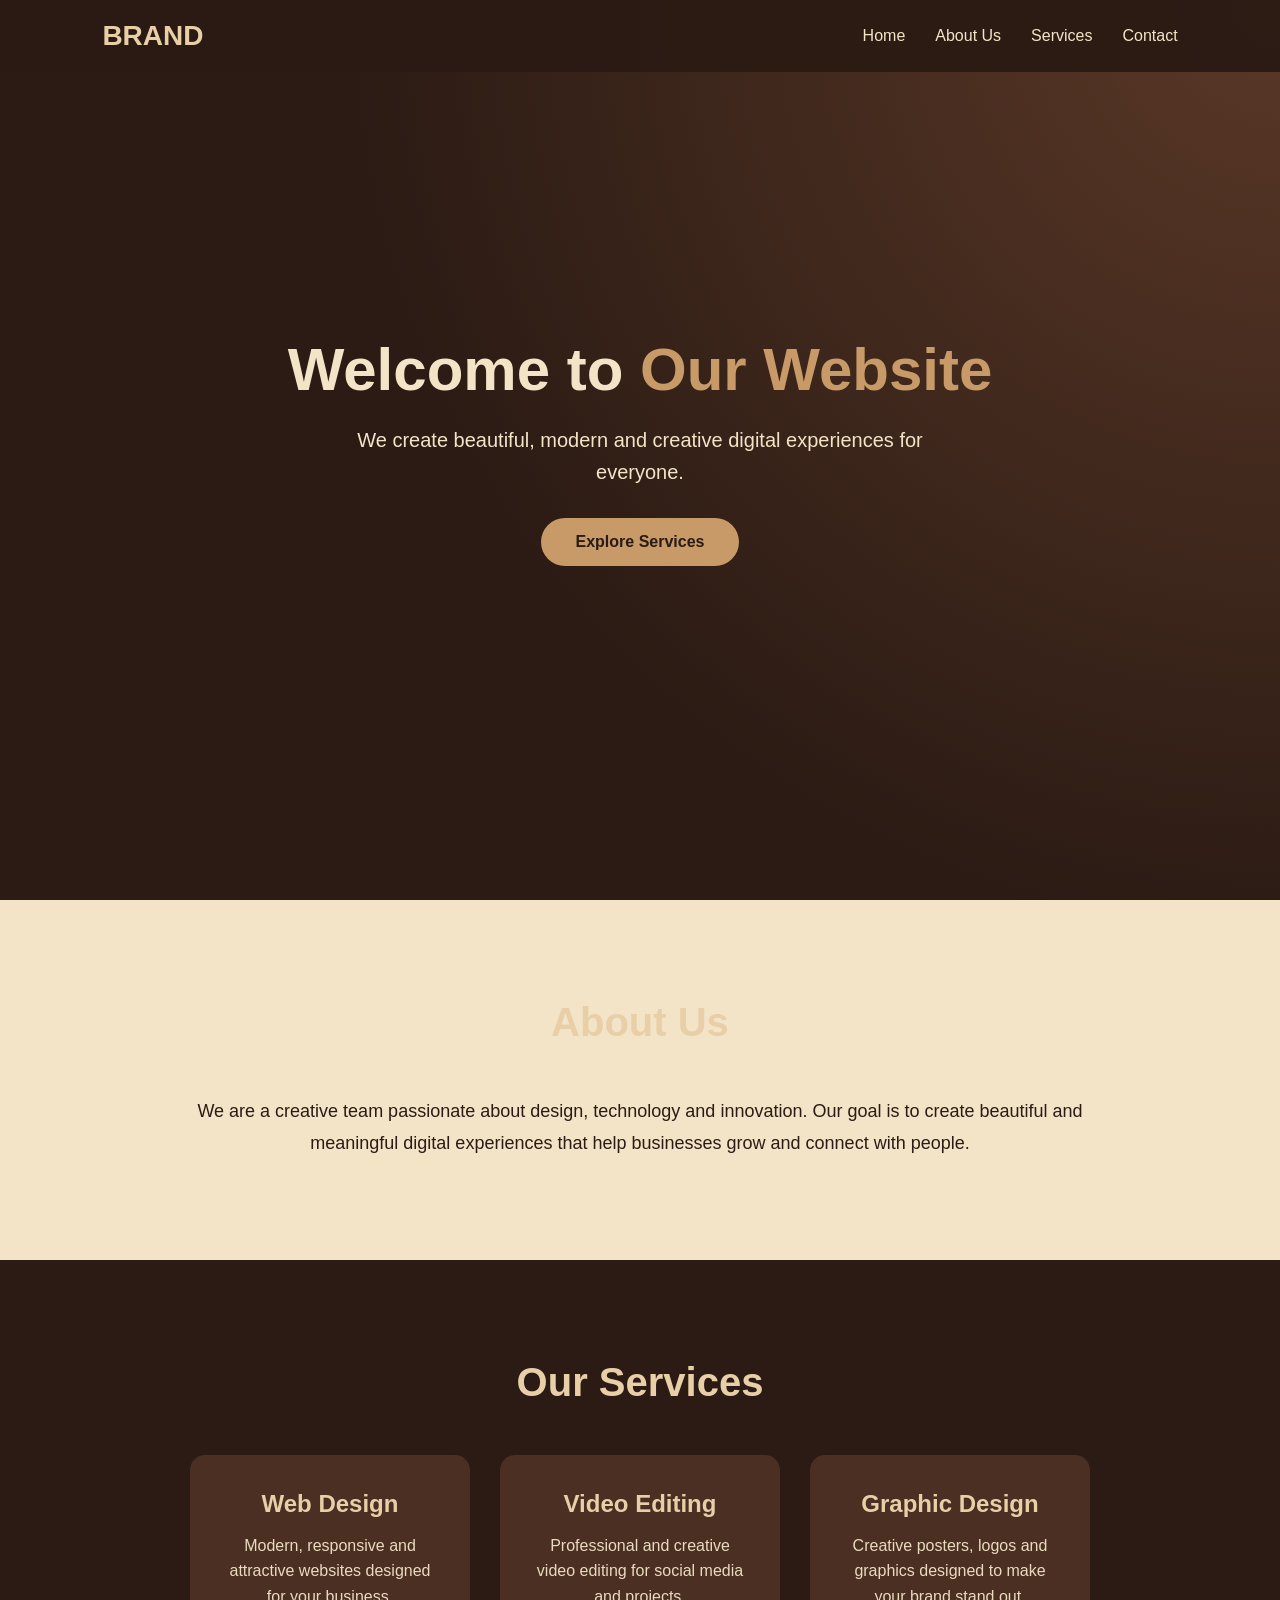
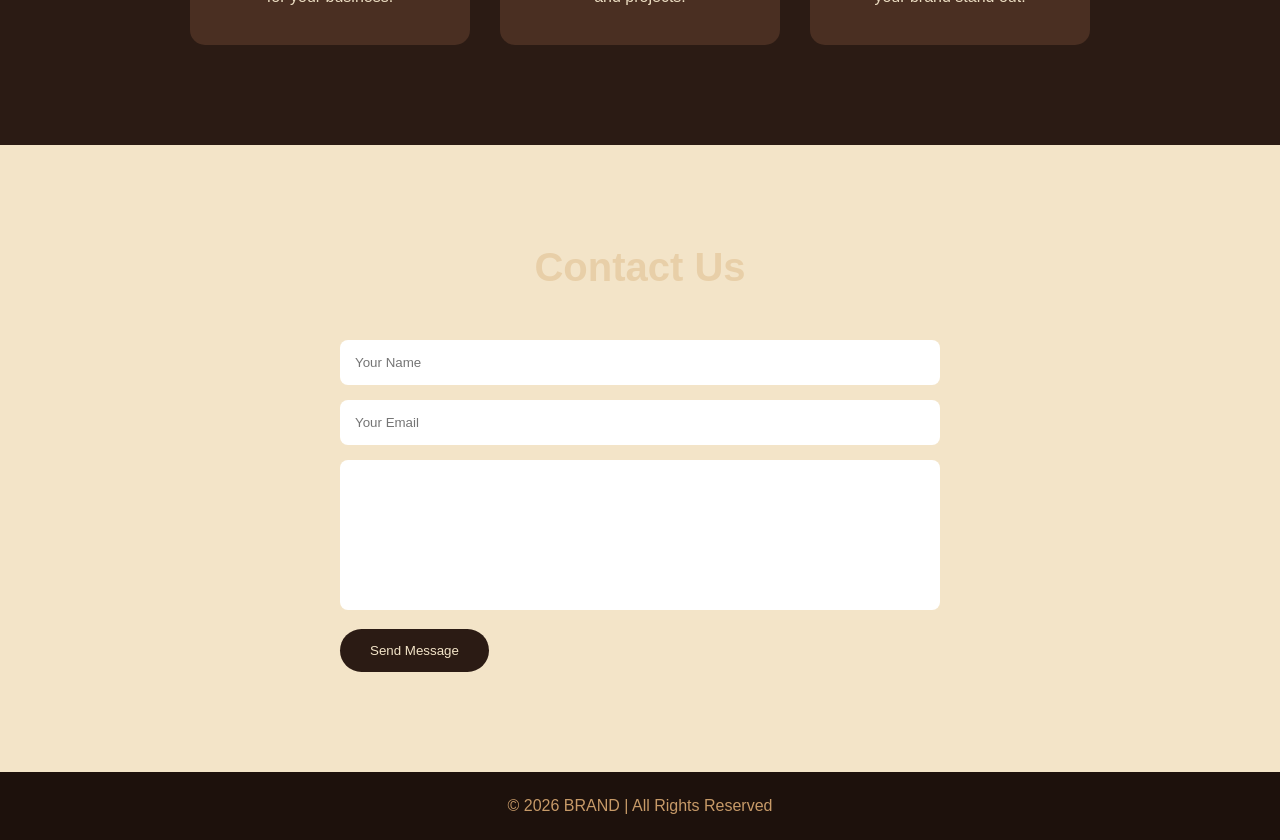
<file: index.html>
<!DOCTYPE html>
<html lang="en">
<head>
    <meta charset="UTF-8">
    <meta name="viewport" content="width=device-width, initial-scale=1.0">

    <title>Brown & Beige Website</title>

    <style>

        /* ---------- BASIC ---------- */

        * {
            margin: 0;
            padding: 0;
            box-sizing: border-box;
            scroll-behavior: smooth;
            font-family: Arial, sans-serif;
        }

        body {
            background: #2b1b14;
            color: #f3e4c8;
        }


        /* ---------- NAVBAR ---------- */

        nav {
            position: fixed;
            top: 0;
            width: 100%;
            padding: 20px 8%;
            display: flex;
            justify-content: space-between;
            align-items: center;

            background: rgba(43, 27, 20, 0.95);
            z-index: 1000;
        }

        .logo {
            font-size: 28px;
            font-weight: bold;
            color: #e8cfa8;
        }

        nav ul {
            display: flex;
            list-style: none;
            gap: 30px;
        }

        nav ul li a {
            color: #f3e4c8;
            text-decoration: none;
            font-size: 16px;
            transition: 0.3s;
        }

        nav ul li a:hover {
            color: #c79a68;
        }


        /* ---------- HOME ---------- */

        #home {
            min-height: 100vh;

            display: flex;
            flex-direction: column;
            justify-content: center;
            align-items: center;

            text-align: center;
            padding: 20px;

            background:
                radial-gradient(circle at top right,
                #5a3827,
                #2b1b14 60%);
        }

        #home h1 {
            font-size: 60px;
            margin-bottom: 20px;

            animation: appear 1.5s ease;
        }

        #home h1 span {
            color: #c79a68;
        }

        #home p {
            font-size: 20px;
            max-width: 600px;
            line-height: 1.6;

            animation: appear 2s ease;
        }

        .btn {
            display: inline-block;

            margin-top: 30px;
            padding: 15px 35px;

            background: #c79a68;
            color: #2b1b14;

            text-decoration: none;
            font-weight: bold;

            border-radius: 30px;

            transition: 0.4s;
        }

        .btn:hover {
            background: #f3e4c8;
            transform: translateY(-5px);
            box-shadow: 0 10px 30px rgba(0,0,0,0.4);
        }


        /* ---------- COMMON SECTION ---------- */

        section {
            padding: 100px 10%;
        }

        .title {
            text-align: center;
            font-size: 40px;
            margin-bottom: 50px;
            color: #e8cfa8;
        }


        /* ---------- ABOUT ---------- */

        #about {
            background: #f3e4c8;
            color: #2b1b14;
        }

        .about-container {
            max-width: 900px;
            margin: auto;
            text-align: center;
        }

        .about-container p {
            font-size: 18px;
            line-height: 1.8;
        }


        /* ---------- SERVICES ---------- */

        #services {
            background: #2b1b14;
        }

        .services-container {
            display: flex;
            justify-content: center;
            gap: 30px;
            flex-wrap: wrap;
        }

        .card {
            width: 280px;

            padding: 35px;

            background: #4a2f22;

            border-radius: 15px;

            text-align: center;

            transition: 0.4s;
        }

        .card:hover {
            transform: translateY(-15px);
            background: #60402e;
            box-shadow: 0 15px 30px rgba(0,0,0,0.3);
        }

        .card h3 {
            color: #e8cfa8;
            margin-bottom: 15px;
            font-size: 24px;
        }

        .card p {
            line-height: 1.6;
            color: #eadbc0;
        }


        /* ---------- CONTACT ---------- */

        #contact {
            background: #f3e4c8;
            color: #2b1b14;
        }

        .contact-form {
            max-width: 600px;
            margin: auto;
        }

        input,
        textarea {
            width: 100%;
            padding: 15px;

            margin-bottom: 15px;

            border: none;
            border-radius: 8px;

            background: white;
            color: #2b1b14;

            outline: none;
        }

        textarea {
            height: 150px;
            resize: none;
        }

        .submit-btn {
            padding: 14px 30px;

            border: none;
            border-radius: 25px;

            background: #2b1b14;
            color: #f3e4c8;

            cursor: pointer;

            transition: 0.3s;
        }

        .submit-btn:hover {
            background: #5a3827;
        }


        /* ---------- FOOTER ---------- */

        footer {
            text-align: center;
            padding: 25px;

            background: #1d110c;
            color: #c79a68;
        }


        /* ---------- ANIMATION ---------- */

        @keyframes appear {

            from {
                opacity: 0;
                transform: translateY(40px);
            }

            to {
                opacity: 1;
                transform: translateY(0);
            }

        }


        /* ---------- MOBILE ---------- */

        @media(max-width: 700px) {

            nav {
                padding: 15px 5%;
            }

            nav ul {
                gap: 12px;
            }

            nav ul li a {
                font-size: 13px;
            }

            #home h1 {
                font-size: 40px;
            }

            #home p {
                font-size: 16px;
            }

            .title {
                font-size: 32px;
            }

        }

    </style>
</head>


<body>


    <!-- NAVIGATION -->

    <nav>

        <div class="logo">
            BRAND
        </div>

        <ul>

            <li>
                <a href="#home">Home</a>
            </li>

            <li>
                <a href="#about">About Us</a>
            </li>

            <li>
                <a href="#services">Services</a>
            </li>

            <li>
                <a href="#contact">Contact</a>
            </li>

        </ul>

    </nav>



    <!-- HOME -->

    <section id="home">

        <h1>
            Welcome to
            <span>Our Website</span>
        </h1>

        <p>
            We create beautiful, modern and creative
            digital experiences for everyone.
        </p>

        <a href="#services" class="btn">
            Explore Services
        </a>

    </section>



    <!-- ABOUT -->

    <section id="about">

        <h2 class="title">
            About Us
        </h2>

        <div class="about-container">

            <p>
                We are a creative team passionate about
                design, technology and innovation.

                Our goal is to create beautiful and
                meaningful digital experiences that help
                businesses grow and connect with people.
            </p>

        </div>

    </section>



    <!-- SERVICES -->

    <section id="services">

        <h2 class="title">
            Our Services
        </h2>


        <div class="services-container">


            <div class="card">

                <h3>Web Design</h3>

                <p>
                    Modern, responsive and attractive
                    websites designed for your business.
                </p>

            </div>



            <div class="card">

                <h3>Video Editing</h3>

                <p>
                    Professional and creative video
                    editing for social media and projects.
                </p>

            </div>



            <div class="card">

                <h3>Graphic Design</h3>

                <p>
                    Creative posters, logos and graphics
                    designed to make your brand stand out.
                </p>

            </div>


        </div>

    </section>



    <!-- CONTACT -->

    <section id="contact">

        <h2 class="title">
            Contact Us
        </h2>


        <form class="contact-form"
              onsubmit="sendMessage(event)">

            <input
                type="text"
                placeholder="Your Name"
                required
            >

            <input
                type="email"
                placeholder="Your Email"
                required
            >

            <textarea
                placeholder="Your Message"
                required>
            </textarea>

            <button
                class="submit-btn"
                type="submit">

                Send Message

            </button>

        </form>

    </section>



    <!-- FOOTER -->

    <footer>

        © 2026 BRAND | All Rights Reserved

    </footer>



    <!-- JAVASCRIPT -->

    <script>

        function sendMessage(event) {

            event.preventDefault();

            alert("Thank you! Your message has been received.");

        }

    </script>


</body>
</html>
</file>
